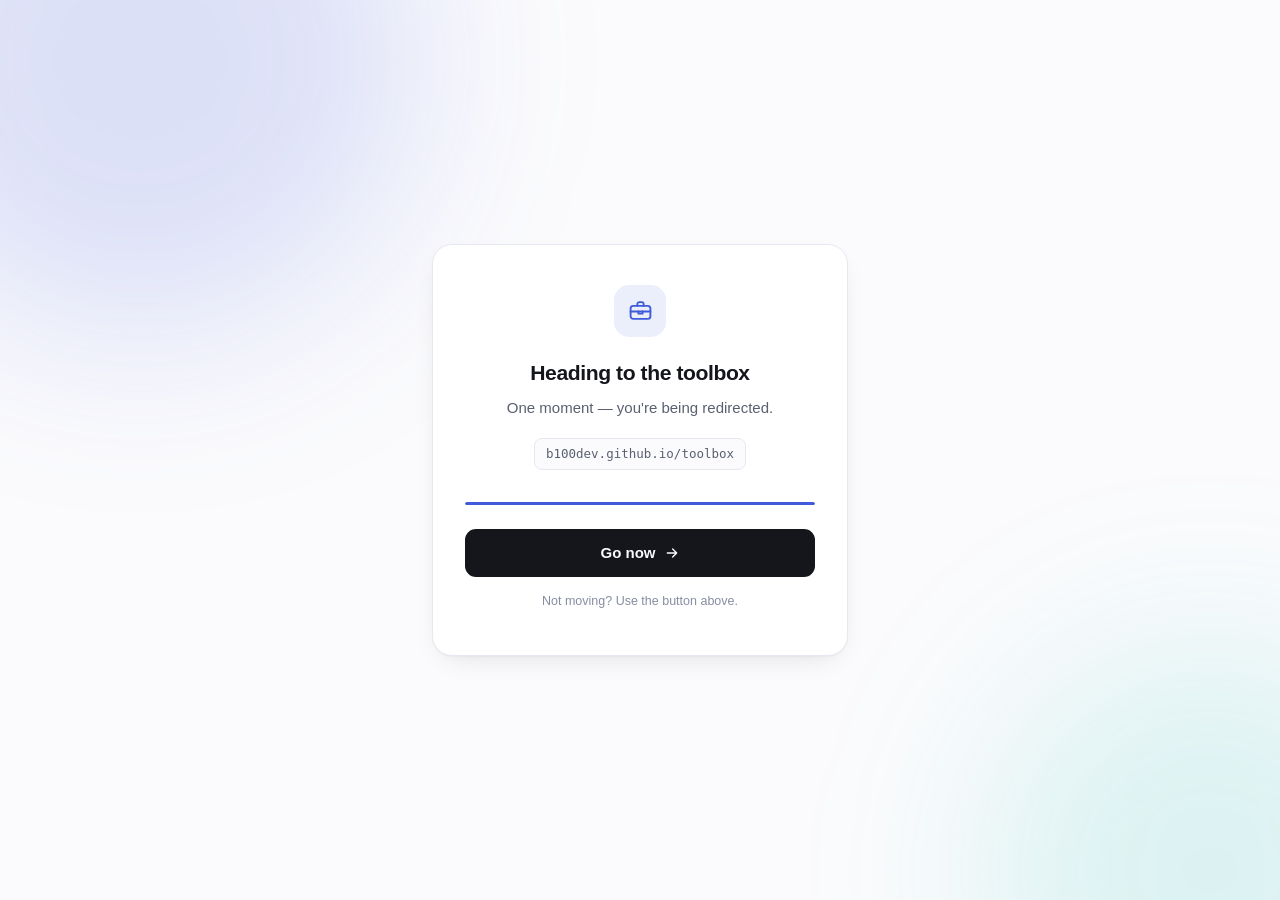
<file: index_4.html>
<!DOCTYPE html>
<!--
  Minimal landing page that forwards to the toolbox.

  Destination is set in three places — change all three if it ever moves:
    1. the <meta http-equiv="refresh"> tag  (works without JavaScript)
    2. the <a id="go"> link                 (manual fallback)
    3. the DEST constant in the script      (the actual redirect)
-->
<html lang="en">
<head>
<meta charset="utf-8">
<meta name="viewport" content="width=device-width, initial-scale=1">
<title>Redirecting…</title>
<meta name="description" content="Redirecting to the toolbox.">
<meta name="robots" content="noindex, follow">

<!-- No-JS fallback -->
<meta http-equiv="refresh" content="3;url=https://b100dev.github.io/toolbox/#/">
<link rel="canonical" href="https://b100dev.github.io/toolbox/#/">

<meta name="theme-color" content="#0b0d12" media="(prefers-color-scheme: dark)">
<meta name="theme-color" content="#fbfbfd" media="(prefers-color-scheme: light)">
<link rel="icon" href="data:image/svg+xml,<svg xmlns='http://www.w3.org/2000/svg' viewBox='0 0 100 100'><text y='.92em' font-size='88'>🧰</text></svg>">

<style>
:root{
  --bg:#fbfbfd; --elev:#ffffff;
  --text:#14161c; --muted:#5a6070; --faint:#868da0;
  --line:#e6e8ef; --line-strong:#d3d7e2;
  --accent:#3f5bd9; --accent-soft:rgba(63,91,217,.10);
  --glow-1:rgba(63,91,217,.16); --glow-2:rgba(16,185,166,.13);
  --shadow:0 1px 2px rgba(16,20,34,.04), 0 10px 30px -14px rgba(16,20,34,.16);
}
@media (prefers-color-scheme: dark){
  :root{
    --bg:#0b0d12; --elev:#12151d;
    --text:#eceef4; --muted:#9aa2b6; --faint:#6e7689;
    --line:#212634; --line-strong:#2d3446;
    --accent:#8aa0ff; --accent-soft:rgba(138,160,255,.12);
    --glow-1:rgba(93,120,255,.22); --glow-2:rgba(16,185,166,.16);
    --shadow:0 1px 2px rgba(0,0,0,.4), 0 14px 36px -18px rgba(0,0,0,.85);
  }
}
*,*::before,*::after{box-sizing:border-box}
html,body{height:100%}
body{
  margin:0; display:grid; place-items:center; padding:24px;
  background:var(--bg); color:var(--text);
  font-family:ui-sans-serif,-apple-system,BlinkMacSystemFont,"Segoe UI",Inter,Roboto,Helvetica,Arial,sans-serif;
  font-size:16px; line-height:1.6; -webkit-font-smoothing:antialiased; overflow-x:hidden;
}
.aura{position:fixed; inset:0; z-index:-1; pointer-events:none; overflow:hidden}
.aura::before,.aura::after{content:""; position:absolute; border-radius:50%; filter:blur(90px)}
.aura::before{width:560px;height:560px;top:-220px;left:-140px;background:var(--glow-1)}
.aura::after{width:460px;height:460px;bottom:-200px;right:-160px;background:var(--glow-2)}

.card{
  width:100%; max-width:26rem; text-align:center;
  background:var(--elev); border:1px solid var(--line);
  border-radius:20px; padding:40px 32px 32px; box-shadow:var(--shadow);
  animation:rise .5s cubic-bezier(.22,.8,.3,1) both;
}
@keyframes rise{from{opacity:0;transform:translateY(12px)}to{opacity:1;transform:none}}

.mark{
  width:52px;height:52px;margin:0 auto;border-radius:15px;display:grid;place-items:center;
  background:var(--accent-soft); color:var(--accent);
}
.mark svg{width:25px;height:25px}

h1{margin:22px 0 0; font-size:1.32rem; font-weight:640; letter-spacing:-.02em; line-height:1.3}
.sub{margin:10px 0 0; color:var(--muted); font-size:15px}

.host{
  display:inline-block; margin-top:18px; max-width:100%;
  font-family:ui-monospace,SFMono-Regular,"SF Mono",Menlo,Consolas,monospace;
  font-size:12.5px; color:var(--muted);
  background:var(--bg); border:1px solid var(--line);
  padding:5px 11px; border-radius:8px;
  overflow:hidden; text-overflow:ellipsis; white-space:nowrap;
}

.track{margin-top:24px; height:3px; border-radius:99px; background:var(--line); overflow:hidden}
.bar{height:100%; width:0; border-radius:99px; background:var(--accent); animation:fill 3s linear forwards}
@keyframes fill{to{width:100%}}

.go{
  display:inline-flex; align-items:center; justify-content:center; gap:8px;
  margin-top:24px; width:100%;
  text-decoration:none; font-size:15px; font-weight:560;
  padding:11px 20px; border-radius:11px;
  background:var(--text); color:var(--bg); border:1px solid transparent;
  transition:transform .18s ease, opacity .18s ease;
}
.go:hover{transform:translateY(-2px)}
.go svg{width:16px;height:16px}
.go:focus-visible{outline:2px solid var(--accent); outline-offset:3px}

.note{margin-top:14px; font-size:12.5px; color:var(--faint)}

@media (prefers-reduced-motion: reduce){
  .card{animation:none}
  .bar{animation:none; width:100%}
  *{transition-duration:.01ms !important}
}
@media (max-width:420px){
  .card{padding:32px 22px 26px; border-radius:16px}
}
</style>
</head>
<body>
<div class="aura" aria-hidden="true"></div>

<main class="card">
  <div class="mark" aria-hidden="true">
    <svg viewBox="0 0 24 24" fill="none" stroke="currentColor" stroke-width="1.8" stroke-linecap="round" stroke-linejoin="round">
      <rect x="2.5" y="7.5" width="19" height="12.5" rx="2.5"/>
      <path d="M9 7.5V6a2 2 0 0 1 2-2h2a2 2 0 0 1 2 2v1.5"/>
      <path d="M2.5 13h19"/><path d="M10 13v2h4v-2"/>
    </svg>
  </div>

  <h1>Heading to the toolbox</h1>
  <p class="sub">One moment — you're being redirected.</p>
  <span class="host">b100dev.github.io/toolbox</span>

  <div class="track" role="progressbar" aria-label="Redirecting"><div class="bar"></div></div>

  <a class="go" id="go" href="https://b100dev.github.io/toolbox/#/">
    Go now
    <svg viewBox="0 0 24 24" fill="none" stroke="currentColor" stroke-width="2" stroke-linecap="round" stroke-linejoin="round"><path d="M5 12h14M13 6l6 6-6 6"/></svg>
  </a>

  <p class="note">Not moving? Use the button above.</p>
</main>

<script>
(function(){
  var DEST = 'https://b100dev.github.io/toolbox/#/';
  var DELAY = 2600;
  document.getElementById('go').setAttribute('href', DEST);
  setTimeout(function(){ window.location.replace(DEST); }, DELAY);
})();
</script>
</body>
</html>
</file>
